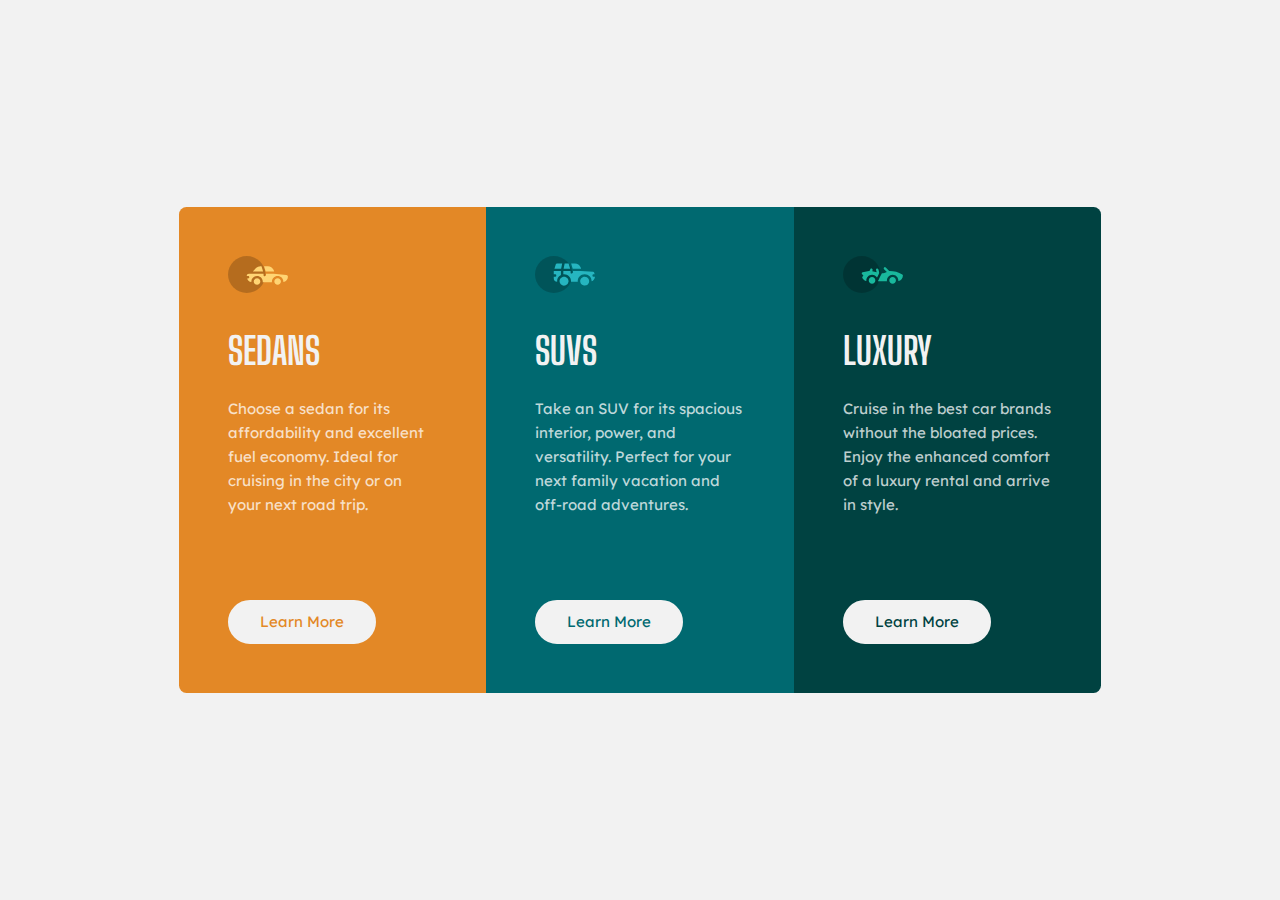
<file: challenges/3-column-preview-component/index.html>
<!DOCTYPE html>
<html lang="en">

<head>
    <meta charset="UTF-8">
    <meta http-equiv="X-UA-Compatible" content="IE=edge">
    <meta name="viewport" content="width=device-width, initial-scale=1.0">
    <link rel="stylesheet" href="styles/style.css">
    <link rel="icon" type="image/png" sizes="32x32" href="images/favicon-32x32.png">
    <link rel="preconnect" href="https://fonts.googleapis.com">
    <link rel="preconnect" href="https://fonts.gstatic.com" crossorigin>
    <link href="https://fonts.googleapis.com/css2?family=Big+Shoulders+Display:wght@700&family=Lexend+Deca&display=swap"
        rel="stylesheet">
    <title>Frontend Mentor | 3-column preview card component</title>
</head>

<body>
    <main class="main">
        <div>
            <picture>
                <img src="images/icon-sedans.svg" alt="sedans">
            </picture>
            <h1>sedans</h1>
            <p>Choose a sedan for its affordability and excellent fuel economy. Ideal for cruising in the city or on
                your next road trip.</p>
            <a href="" class="main__a-1">Learn More</a>
        </div>
        <div>
            <picture>
                <img src="images/icon-suvs.svg" alt="suvs">
            </picture>
            <h1>suvs</h1>
            <p>Take an SUV for its spacious interior, power, and versatility. Perfect for your next family vacation and
                off-road adventures.</p>
            <a href="" class="main__a-2">Learn More</a>
        </div>
        <div>
            <picture>
                <img src="images/icon-luxury.svg" alt="luxury">
            </picture>
            <h1>luxury</h1>
            <p>Cruise in the best car brands without the bloated prices. Enjoy the enhanced comfort of a luxury rental
                and arrive in style.</p>
            <a href="" class="main__a-3">Learn More</a>
        </div>
    </main>
</body>

</html>
</file>
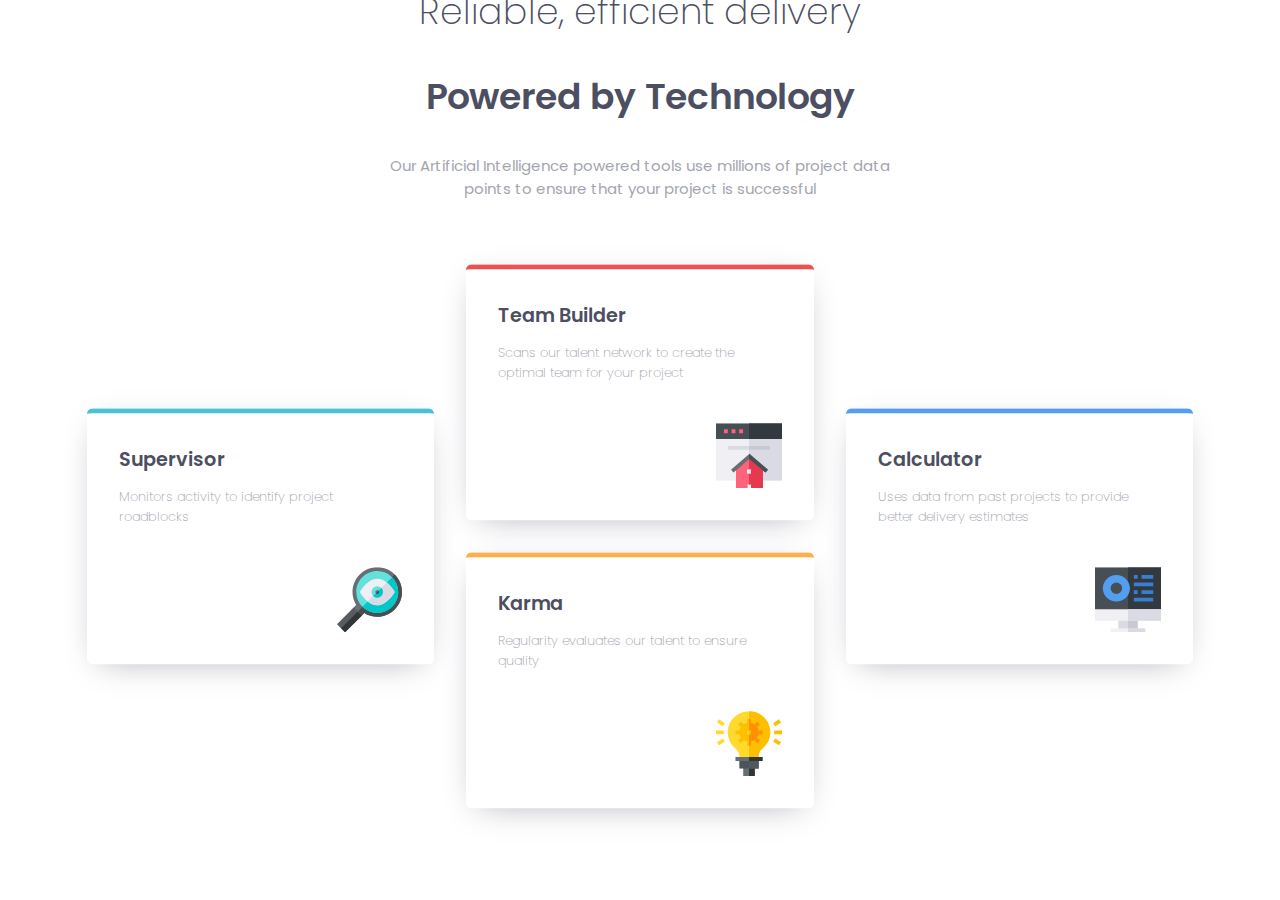
<file: challenges/four-card-feature-section/index.html>
<!DOCTYPE html>
<html lang="en">
<head>
    <meta charset="UTF-8">
    <meta http-equiv="X-UA-Compatible" content="IE=edge">
    <meta name="viewport" content="width=device-width, initial-scale=1.0">
    <link rel="icon" type="img/png" href="img/favicon-32x32.png" sizes="32x32">
    <link rel="stylesheet" href="styles/style.css">
    <link rel="preconnect" href="https://fonts.googleapis.com">
    <link rel="preconnect" href="https://fonts.gstatic.com" crossorigin>
    <link href="https://fonts.googleapis.com/css2?family=Poppins:wght@200;400;600&display=swap" rel="stylesheet">
    <title>Frontend Mentor | Four card feature section</title>
</head>
<body>
    <main class="main">
        <h1 class="main__h1">Reliable, efficient delivery</h1>
        <h2 class="main__h2">Powered by Technology</h2>
        <p class="main__p">Our Artificial Intelligence powered tools use millions of project data points to ensure that your project is successful</p>
        <section class="main__sect">
            <div>
                <h3>Supervisor</h3>
                <p>Monitors activity to identify project roadblocks</p>
                <picture>
                    <img src="img/icon-supervisor.svg" alt="">
                </picture>
            </div>
            <section>
                <div>
                    <h3>Team Builder</h3>
                    <p>Scans our talent network to create the optimal team for your project</p>
                    <picture>
                        <img src="img/icon-team-builder.svg" alt="">
                    </picture>
                </div>
                <div>
                    <h3>Karma</h3>
                    <p>Regularity evaluates our talent to ensure quality</p>
                    <picture>
                        <img src="img/icon-karma.svg" alt="">
                    </picture>
                </div>
            </section>
            <div>
                <h3>Calculator</h3>
                <p>Uses data from past projects to provide better delivery estimates</p>
                <picture>
                    <img src="img/icon-calculator.svg" alt="">
                </picture>
            </div>
        </section>
    </main>
</body>
</html>
</file>
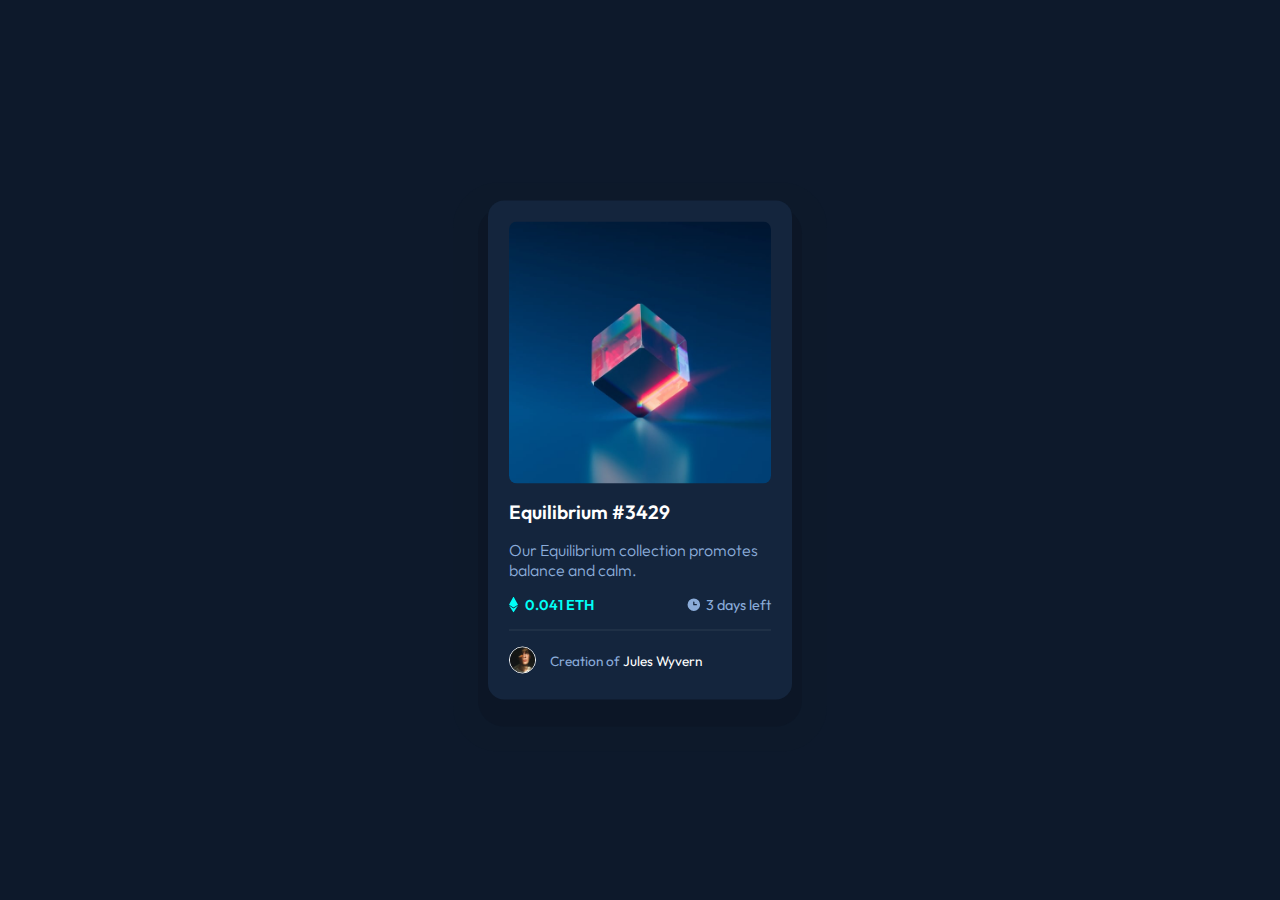
<file: challenges/nft-preview-component/index.html>
<!DOCTYPE html>
<html lang="en">

<head>
    <meta charset="UTF-8">
    <meta http-equiv="X-UA-Compatible" content="IE=edge">
    <meta name="viewport" content="width=device-width, initial-scale=1.0">
    <link rel="shortcut icon" href="img/favicon-32x32.png" type="image/x-icon">
    <title>Frontend Mentor | NFT preview card component</title>
    <link rel="stylesheet" href="styles/styles.css">
    <link rel="preconnect" href="https://fonts.googleapis.com">
    <link rel="preconnect" href="https://fonts.gstatic.com" crossorigin>
    <link href="https://fonts.googleapis.com/css2?family=Outfit:wght@300;400;600&display=swap" rel="stylesheet">
</head>

<body>
    <main class="main">
        <picture class="main__pic">
            <img src="img/image-equilibrium.jpg" alt="Equilibrium #3429 NFT">
            <img class="main__pic--img" src="img/icon-view.svg" alt="view icon">
        </picture>
        <h1 class="main__a" href="#">Equilibrium #3429</h1>
        <p class="main__p">Our Equilibrium collection promotes balance and calm.</p>
        <section class="main__sect">
            <div class="main__div--sect">
                <picture>
                    <img src="img/icon-ethereum.svg" alt="ethereum icon">
                </picture>
                <span class="main__span">0.041 eth</span>
            </div>
            <div class="main__div--sect">
                <picture>
                    <img src="img/icon-clock.svg" alt="clock icon">
                </picture>
                <span>3 days left</span>
            </div>
        </section>
        <div class="main__div">
            <picture>
                <img src="img/image-avatar.png" alt="creator avatar">
            </picture>
            <span>Creation of</span>
            <a href="#">Jules Wyvern</a>
        </div>
    </main>
</body>

</html>
</file>
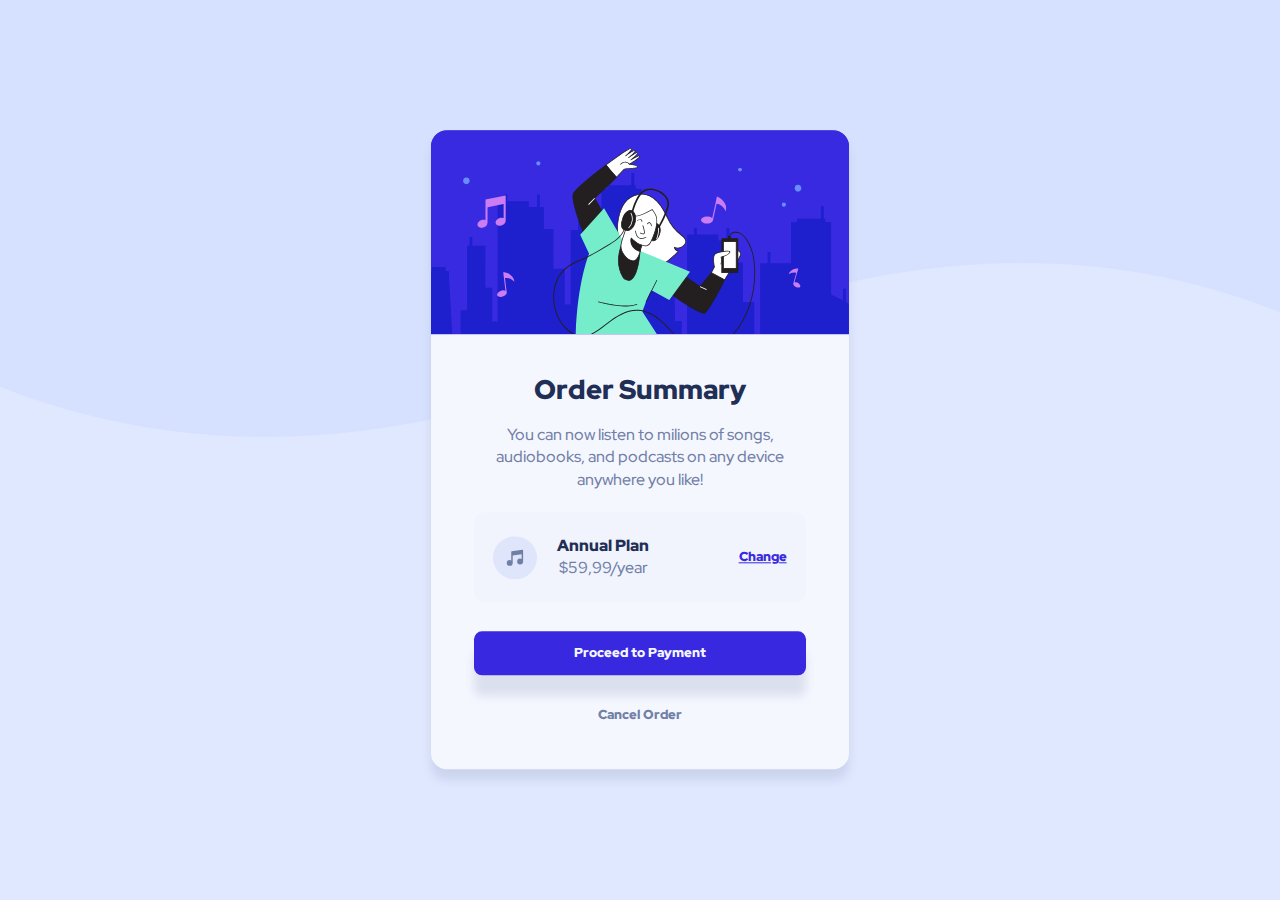
<file: challenges/order-summary-component/index.html>
<!DOCTYPE html>
<html lang="en">

<head>
    <meta charset="UTF-8">
    <meta http-equiv="X-UA-Compatible" content="IE=edge">
    <meta name="viewport" content="width=device-width, initial-scale=1.0">
    <link rel="preconnect" href="https://fonts.googleapis.com">
    <link rel="preconnect" href="https://fonts.gstatic.com" crossorigin>
    <link href="https://fonts.googleapis.com/css2?family=Red+Hat+Display:wght@500;700;900&display=swap"
        rel="stylesheet">
    <link rel="stylesheet" href="styles/styles.css">
    <link rel="shortcut icon" href="images/favicon-32x32.png" type="image/x-icon">
    <title>Frontend Mentor | Order summary card</title>
</head>

<body>
    <main>
        <picture class="main__picture">
            <img class="main__img" src="images/illustration-hero.svg"
                alt="illustration of a person enjoying listening to music">
        </picture>
        <section class="section">
            <h1 class="section__h1">Order Summary</h1>
            <p class="section__p">
                You can now listen to milions of songs, audiobooks,
                and podcasts on any device anywhere you like!</p>
            <div class="section__div">
                <picture class="section__picture">
                    <img src="images/icon-music.svg" alt="music icon">
                </picture>
                <div class="section__div--div">
                    <span class="section__span">Annual Plan</span>
                    <span class="section__span--modified">$59,99/year</span>
                </div>
                <a class="section__a" href="#">Change</a>
            </div>
            <button class="section__bttn">Proceed to Payment</button>
            <span class="section__span--bttn">Cancel Order</span>
        </section>
    </main>
</body>

</html>
</file>
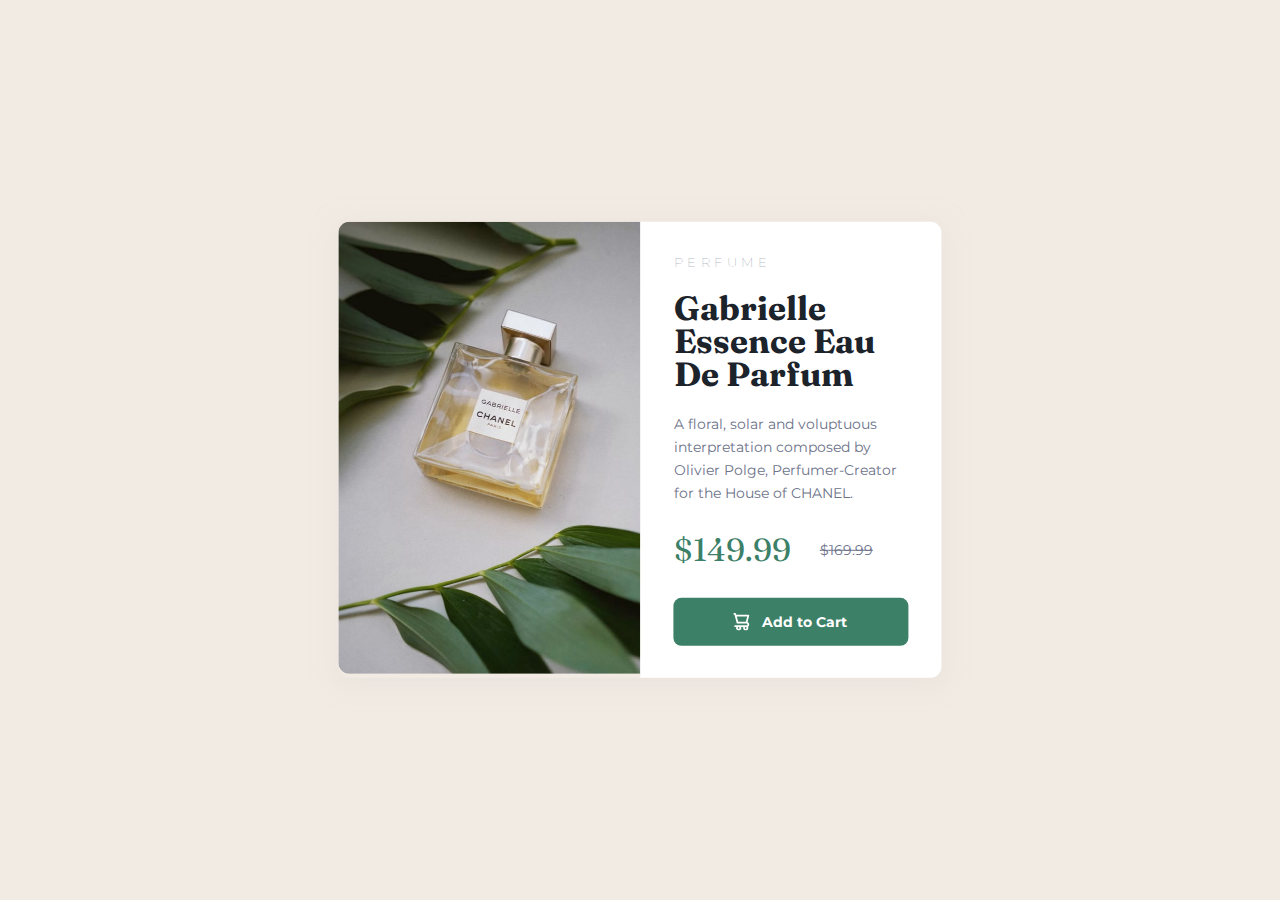
<file: challenges/product-preview-cart-component/index.html>
<!DOCTYPE html>
<html lang="en">

<head>
    <meta charset="UTF-8">
    <meta http-equiv="X-UA-Compatible" content="IE=edge">
    <meta name="viewport" content="width=device-width, initial-scale=1.0">
    <link rel="icon" type="image/png" sizes="32x32" href="images/favicon-32x32.png">
    <link rel="stylesheet" href="styles/styles.css">
    <link rel="preconnect" href="https://fonts.googleapis.com">
    <link rel="preconnect" href="https://fonts.gstatic.com" crossorigin>
    <link
        href="https://fonts.googleapis.com/css2?family=Fraunces:opsz,wght@9..144,700&family=Montserrat:wght@500;700&display=swap"
        rel="stylesheet">
    <title>Frontend Mentor | Product preview card component</title>
</head>

<body>
    <main class="-cardCtr">
        <div>
            <img src="images/image-product-desktop.jpg" alt="Perfume bottle">
            <img src="images/image-product-mobile.jpg" alt="Perfume bottle">
        </div>
        <section class="_cardCtr__deetsCtr">
            <span class="_deetsCtr-span">perfume</span>
            <h1>Gabrielle Essence Eau De Parfum</h1>
            <p class="_deetsCtr-p">A floral, solar and voluptuous interpretation composed by Olivier Polge,
                Perfumer-Creator for the House of CHANEL.
            </p>
            <div class="_deetsCtr-priceCtr">
                <span class="_priceCtr-actualPrice">$149.99</span>
                <span class="_priceCtr-oldPrice">$169.99</span>
            </div>
            <button class="_deetsCtr-bttn">
                    <svg class="-bttn__icon" width="20" height="16" xmlns="http://www.w3.org/2000/svg">
                        <path
                            d="M14.383 10.388a2.397 2.397 0 0 0-1.518-2.222l1.494-5.593a.8.8 0 0 0-.144-.695.8.8 0 0 0-.631-.28H2.637L2.373.591A.8.8 0 0 0 1.598 0H0v1.598h.983l1.982 7.4a.8.8 0 0 0 .799.59h8.222a.8.8 0 0 1 0 1.599H1.598a.8.8 0 1 0 0 1.598h.943a2.397 2.397 0 1 0 4.507 0h1.885a2.397 2.397 0 1 0 4.331-.376 2.397 2.397 0 0 0 1.12-2.021ZM11.26 7.99H4.395L3.068 3.196h9.477L11.26 7.991Zm-6.465 6.392a.8.8 0 1 1 0-1.598.8.8 0 0 1 0 1.598Zm6.393 0a.8.8 0 1 1 0-1.598.8.8 0 0 1 0 1.598Z"
                            fill="#FFF" />
                    </svg>
                <span>Add to Cart</span>
            </button>
        </section>
    </main>
</body>

</html>
</file>
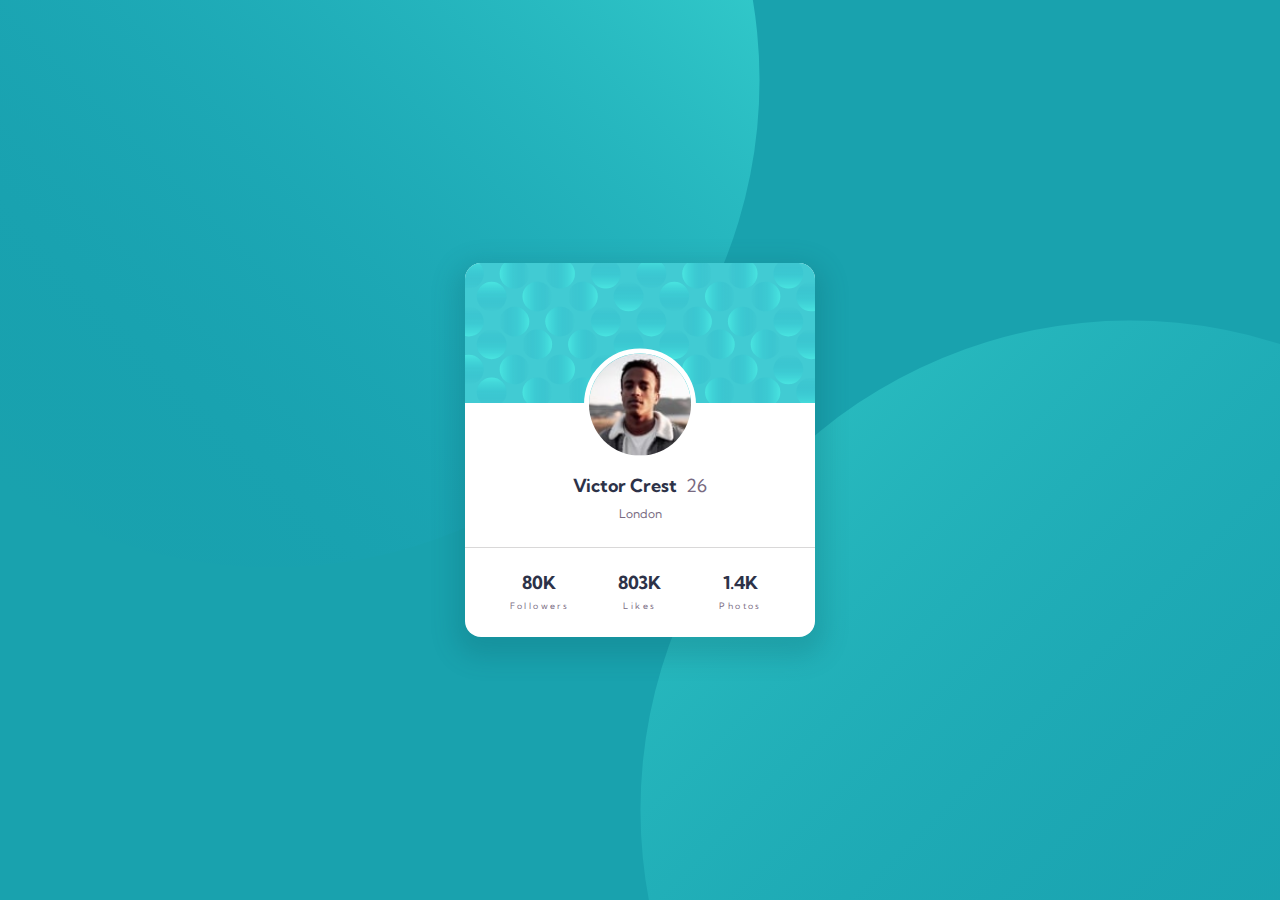
<file: challenges/profile-card-component/index.html>
<!DOCTYPE html>
<html lang="en">

<head>
    <meta charset="UTF-8">
    <meta http-equiv="X-UA-Compatible" content="IE=edge">
    <meta name="viewport" content="width=device-width, initial-scale=1.0">
    <link rel="stylesheet" href="styles/style.css">
    <link rel="icon" type="img/png" sizes="32x32" href="images/favicon-32x32.png">
    <link rel="preconnect" href="https://fonts.googleapis.com">
    <link rel="preconnect" href="https://fonts.gstatic.com" crossorigin>
    <link href="https://fonts.googleapis.com/css2?family=Kumbh+Sans:wght@400;700&display=swap" rel="stylesheet">
    <title>Frontend Mentor | Profile card Component</title>
</head>

<body>
    <main class="main">
        <picture>
            <img src="images/bg-pattern-card.svg" alt="">
        </picture>
        <picture class="main__pic">
            <img src="images/image-victor.jpg" alt="">
        </picture>
        <h1>Victor Crest<span>26</span></h1>
        <p class="main__p">London</p>
        <ul>
            <li>
                <p class="main__ul-p">80<span>k</span></p>
                <p class="main__ul-p2">Followers</p>
            </li>
            <li>
                <p class="main__ul-p">803<span>k</span></p>
                <p class="main__ul-p2">Likes</p>
            </li>
            <li>
                <p class="main__ul-p">1.4<span>k</span></p>
                <p class="main__ul-p2">Photos</p>
            </li>
        </ul>
    </main>
</body>

</html>
</file>
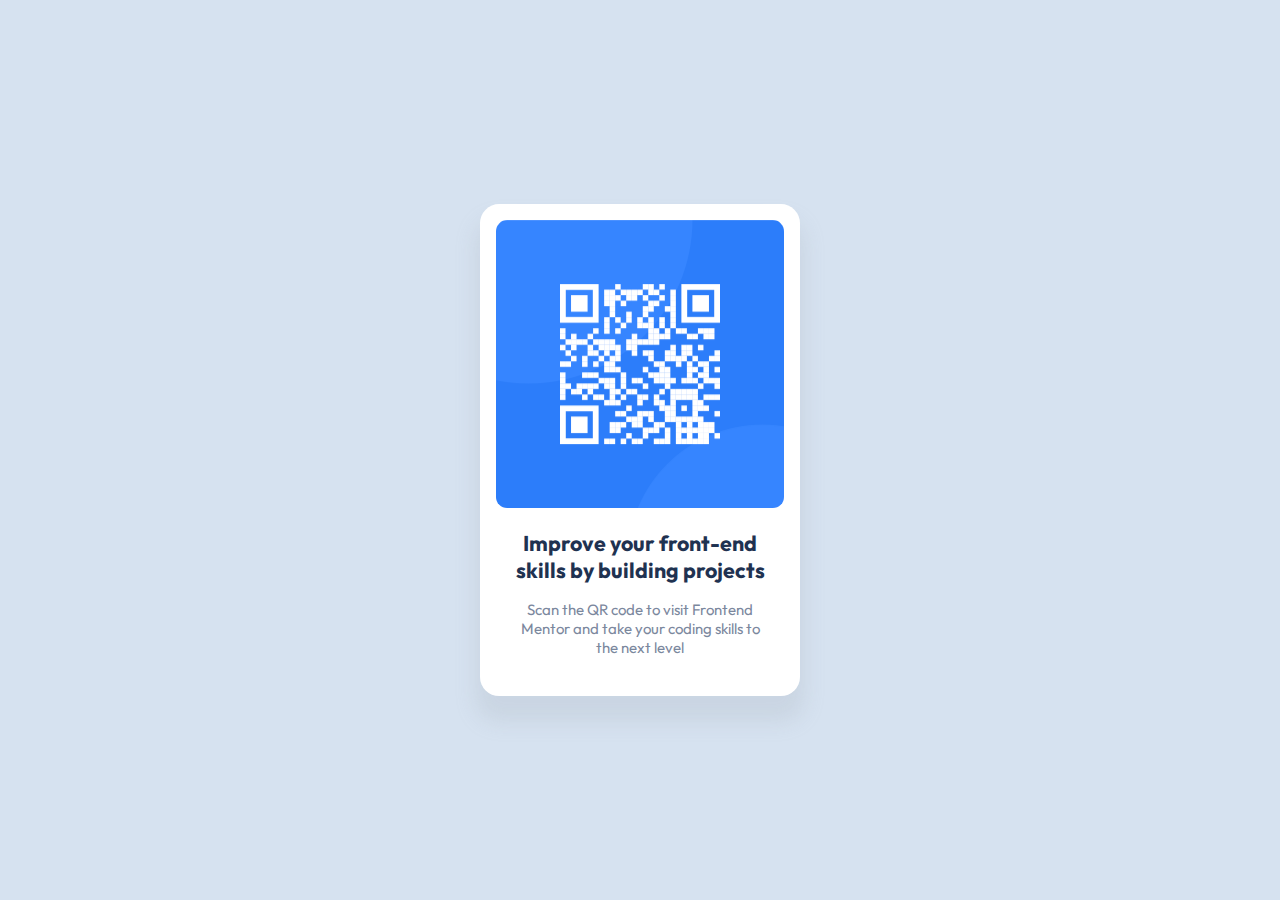
<file: challenges/qr-code-component/index.html>
<!DOCTYPE html>
<html lang="en">

<head>
    <meta charset="UTF-8">
    <meta http-equiv="X-UA-Compatible" content="IE=edge">
    <meta name="viewport" content="width=device-width, initial-scale=1.0">
    <link rel="icon" type="image/png" sizes="32x32" href="images/favicon-32x32.png">
    <link rel="stylesheet" href="styles/style.css">
    <link rel="preconnect" href="https://fonts.googleapis.com">
    <link rel="preconnect" href="https://fonts.gstatic.com" crossorigin>
    <link rel="stylesheet" href="https://fonts.googleapis.com/css2?family=Outfit:wght@400;700&display=swap">
    <title>Frontend Mentor | QR code component</title>
</head>

<body>
    <main class="-main">
        <img src="images/image-qr-code.png" alt="qr code">
        <div class="-main__txtCtr">
            <h1>Improve your front-end skills by building projects</h1>
            <p>Scan the QR code to visit Frontend Mentor and take your coding skills to the next level</p>
        </div>
    </main>
</body>

</html>
</file>
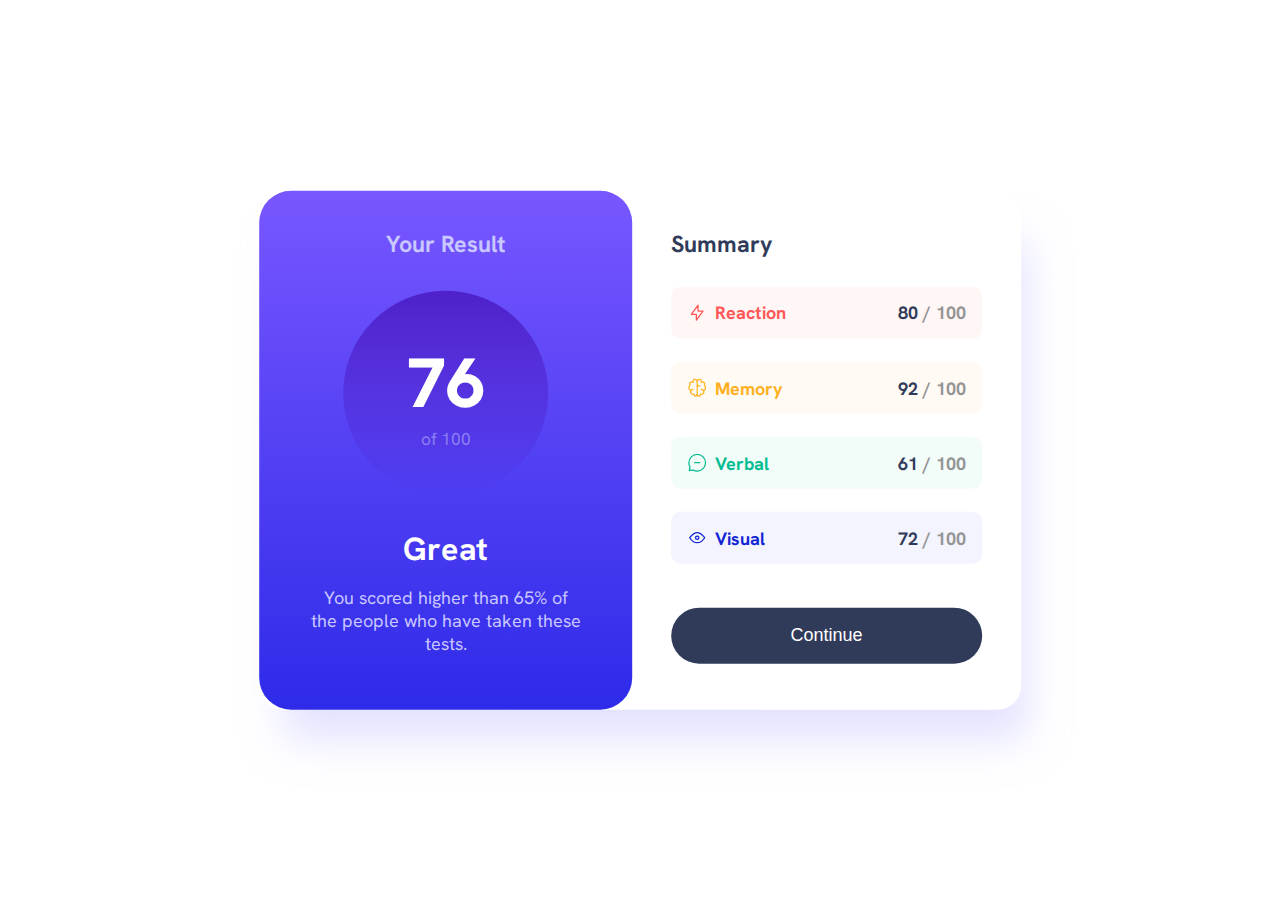
<file: challenges/results-summary-component/index.html>
<!DOCTYPE html>
<html lang="en">
<head>
    <meta charset="UTF-8">
    <meta http-equiv="X-UA-Compatible" content="IE=edge">
    <meta name="viewport" content="width=device-width, initial-scale=1.0">
    <link rel="shortcut icon" href="images/favicon-32x32.png" type="image/x-icon">
    <link rel="preconnect" href="https://fonts.googleapis.com">
    <link rel="preconnect" href="https://fonts.gstatic.com" crossorigin>
    <link href="https://fonts.googleapis.com/css2?family=Hanken+Grotesk:wght@500;700;800&display=swap" rel="stylesheet">
    <link rel="stylesheet" href="styles/style.css">
    <title>Results Summary Component</title>
</head>
<body>
    <main class="main">
        <div class="main__div">
            <h1 class="main__div__h1">Your Result</h1>
            <div class="main__div__div">
                <p>76</p>
                <p>of 100</p>
            </div>
            <h2>Great</h2>
            <p class="main__div__p-mod">You scored higher than 65% of the people who have taken these tests.</p>
        </div>
        <div class="main__div-mod">
            <h1>Summary</h1>
            <ul>
                <li>
                    <picture>
                        <img src="images/icon-reaction.svg" alt="bolt icon">
                    </picture>
                    <p>Reaction</p>
                    <div>
                        <span>80&nbsp</span>
                        <span>/ 100</span>
                    </div>
                </li>
                <li>
                    <picture>
                        <img src="images/icon-memory.svg" alt="bolt icon">
                    </picture>
                    <p>Memory</p>
                    <div>
                        <span>92&nbsp</span>
                        <span>/ 100</span>
                    </div>
                </li>
                <li>
                    <picture>
                        <img src="images/icon-verbal.svg" alt="bolt icon">
                    </picture>
                    <p>Verbal</p>
                    <div>
                        <span>61&nbsp</span>
                        <span>/ 100</span>
                    </div>
                </li>
                <li>
                    <picture>
                        <img src="images/icon-visual.svg" alt="bolt icon">
                    </picture>
                    <p>Visual</p>
                    <div>
                        <span>72&nbsp</span>
                        <span>/ 100</span>
                    </div>
                </li>
            </ul>
            <button type="button">Continue</button>
        </div>
    </main>
</body>
</html>
</file>
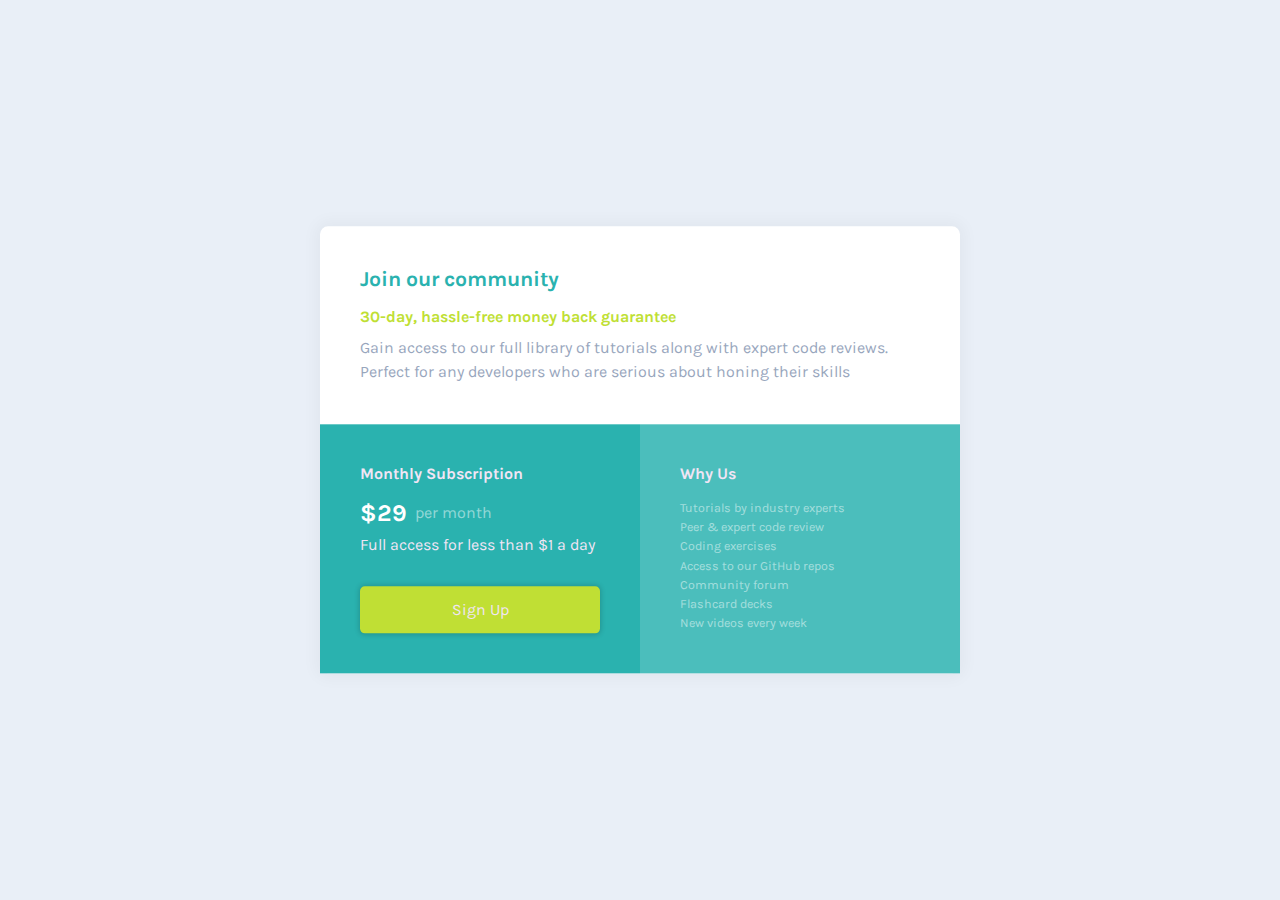
<file: challenges/single-price-grid-component/index.html>
<!DOCTYPE html>
<html lang="en">

<head>
    <meta charset="UTF-8">
    <meta http-equiv="X-UA-Compatible" content="IE=edge">
    <meta name="viewport" content="width=device-width, initial-scale=1.0">
    <link rel="icon" type="image/png" sizes="32x32" href="images/favicon-32x32.png">
    <link rel="preconnect" href="https://fonts.googleapis.com">
    <link rel="preconnect" href="https://fonts.gstatic.com" crossorigin>
    <link href="https://fonts.googleapis.com/css2?family=Karla:wght@400;700&display=swap" rel="stylesheet">
    <link rel="stylesheet" href="styles/style.css">
    <title>Frontend Mentor | Single Price Grid Component</title>
</head>

<body>
    <main id="main">
        <div id="div1">
            <h1>Join our community</h1>
            <span>30-day, hassle-free money back guarantee</span>
            <p>Gain access to our full library of tutorials along with expert code reviews.<br>
            Perfect for any developers who are serious about honing their skills</p>
        </div>
        <section id="section">
            <div id="div2">
                <h2>Monthly Subscription</h2>
                <p><span>$29</span><span>per month</span></p>
                <p>Full access for less than $1 a day</p>
                <button>Sign Up</button>
            </div>
            <div id="div3">
                <h3>Why Us</h3>
                <p>Tutorials by industry experts<br>
                Peer & expert code review<br>
                Coding exercises<br>
                Access to our GitHub repos<br>
                Community forum<br>
                Flashcard decks<br>
                New videos every week</p>
            </div>
        </section>
    </main>
</body>

</html>
</file>
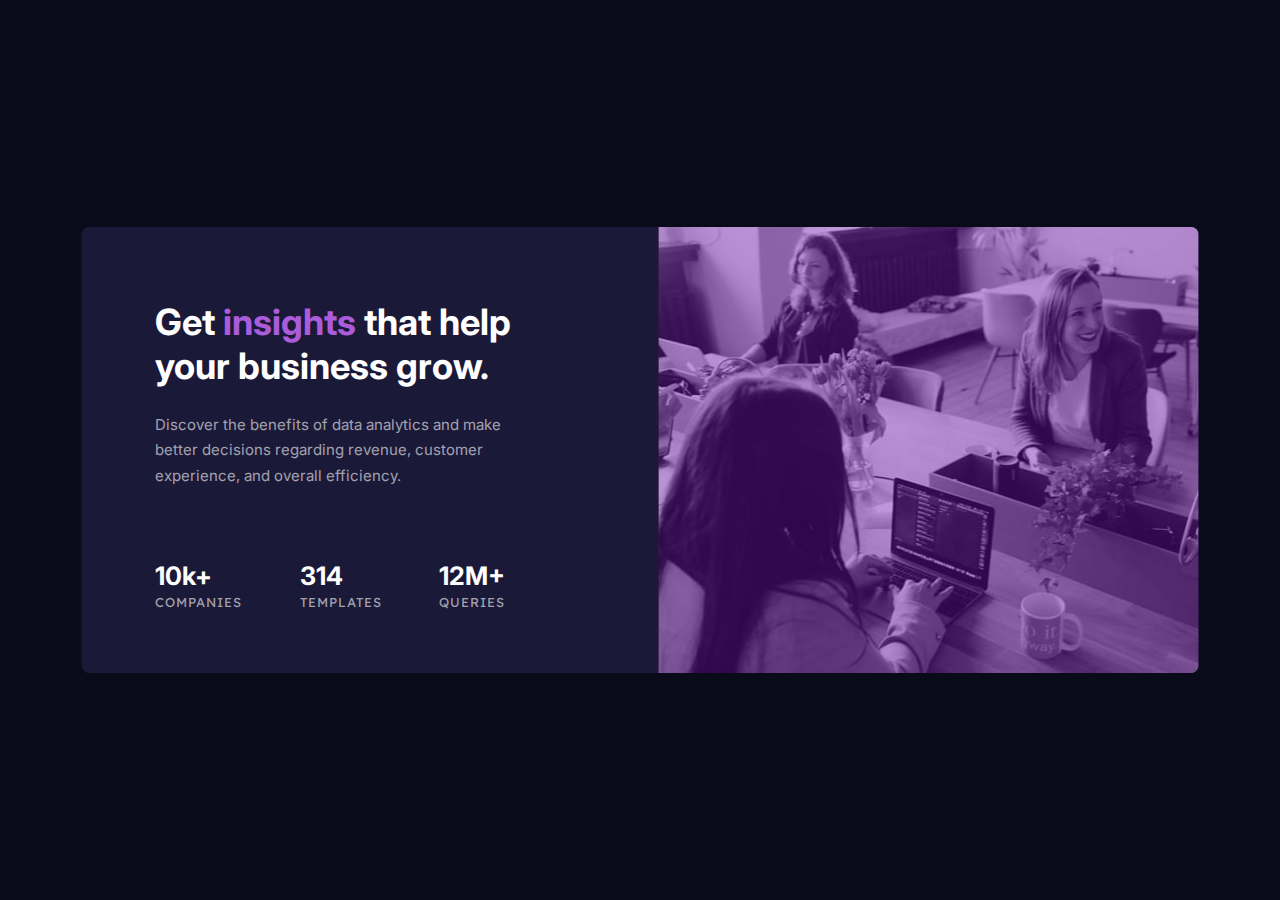
<file: challenges/stats-preview-card-component/index.html>
<!DOCTYPE html>
<html lang="en">

<head>
    <meta charset="UTF-8">
    <meta http-equiv="X-UA-Compatible" content="IE=edge">
    <meta name="viewport" content="width=device-width, initial-scale=1.0">
    <link rel="stylesheet" href="styles/style.css">
    <link rel="preconnect" href="https://fonts.googleapis.com">
    <link rel="preconnect" href="https://fonts.gstatic.com" crossorigin>
    <link href="https://fonts.googleapis.com/css2?family=Inter:wght@400;700&family=Lexend+Deca&display=swap"
        rel="stylesheet">
    <link rel="icon" type="image/png" sizes="32x32"
        href="/challenges/stats-preview-card-component/img/favicon-32x32.png">
    <title>Frontend Mentor | Stats preview card component</title>
</head>

<body>
    <main class="main">
        <section class="main__sect">
            <h1>Get <span>insights</span> that help your business grow.</h1>
            <p class="main__p">Discover the benefits of data analytics and make better decisions regarding revenue, customer experience,
                and overall efficiency.</p>
            <ul>
                <li>
                    <p>10k+</p>
                    <span>companies</span>
                </li>
                <li>
                    <p>314</p>
                    <span>templates</span>
                </li>
                <li>
                    <p>12M+</p>
                    <span>queries</span>
                </li>
            </ul>
        </section>
        <picture class="main__pic">
            <img src="img/image-header-desktop.jpg" alt="">
            <div></div>
        </picture>
    </main>
</body>

</html>
</file>
<file: challenges/3-column-preview-component/styles/style.css>
:root{
    /* Colors */
    /* primary */
    --bright-orange: hsl(31, 77%, 52%);
    --dark-cyan: hsl(184, 100%, 22%);
    --very-dark-cyan: hsl(179, 100%, 13%);
    /* neutral */
    --transparent-white: hsla(0, 0%, 100%, 0.75);
    --very-light-gray: hsl(0, 0%, 95%);
    /* typography */
    --typography-cursive: 'Big Shoulders Display', cursive;
    --typography: 'Lexend Deca', sans-serif;
}
*{
    margin: 0;
    padding: 0;
    border: 0;
    box-sizing: border-box;
    vertical-align: baseline;
}
img , picture , video , iframe , figure{
    max-width: 100%;
    width: 100%;
    display: block;
    object-fit: cover;
    object-position: center center;
}
a{
    display: block;
    text-decoration: none;
}
li{
    list-style-type: none;
}
html{
    scroll-behavior: smooth;
}
h1, p, a{
    text-decoration: none;
}
svg{
    width: 100%;
    display: block;
    fill: currentColor;
}
body{
    display: flex;
    justify-content: center;
    align-items: center;
    min-height: 100vh;
    font-size: 15px;
    line-height: 1.4em;
    hyphens: auto;
    -webkit-font-smoothing: antialiased;
    -moz-osx-font-smoothing: grayscale;
    background-color: var(--very-light-gray);
}

.main{
    display: flex;
    flex-direction: row;
    height: min-content;
}
.main div{
    display: flex;
    flex-direction: column;
    width: 20.5em;
    padding: 3.250em;
}
.main div:nth-of-type(1){
    background-color: var(--bright-orange);
    border-top-left-radius: .5em;
    border-bottom-left-radius: .5em;
}
.main div:nth-of-type(2){
    background-color: var(--dark-cyan);
}
.main div:nth-of-type(3){
    background-color: var(--very-dark-cyan);
    border-bottom-right-radius: .5em;
    border-top-right-radius: .5em;
}
.main div picture{
    display: flex;
    width: 4em;
}
.main div h1{
    font-size: 2.5em;
    font-weight: 700;
    text-transform: uppercase;
    color: var(--very-light-gray);
    font-family: var(--typography-cursive);
    margin: 0;
    margin-top: 1.250em;
}
.main div p{
    color: var(--transparent-white);
    font-family: var(--typography);
    line-height: 1.6em;
    hyphens: none;
    margin: 0;
    margin-top: 2.4em;
    margin-bottom: 5.5em;
}
.main a{
    border: 2px solid var(--very-light-gray);
    background-color: var(--very-light-gray);
    font-size: 1em;
    font-family: var(--typography);
    width: min-content;
    white-space: nowrap;
    padding: .650em 2em;
    border-radius: 2em;
}
.main__a-1{
    color: var(--bright-orange);
}
.main__a-1:hover{
    color: var(--very-light-gray);
    background-color: var(--bright-orange);
}
.main__a-2{
    color: var(--dark-cyan);
}
.main__a-2:hover{
    color: var(--very-light-gray);
    background-color: var(--dark-cyan);
}
.main__a-3{
    color: var(--very-dark-cyan);
}
.main__a-3:hover{
    color: var(--very-light-gray);
    background-color: var(--very-dark-cyan);
}

@media screen and (max-width: 960px) {
    body{
        background-color: black;
    }
    .main{
        flex-direction: column;
        margin: 1em 0;
    }
    .main div{
        padding: 2.5em;
    }
    .main div:nth-of-type(1){
        border-top-left-radius: .5em;
        border-top-right-radius: .5em;
        border-bottom-left-radius: 0em;
    }
    .main div:nth-of-type(3){
        border-bottom-right-radius: .5em;
        border-bottom-left-radius: .5em;
        border-top-right-radius: 0em;
    }
    .main div h1{
        margin-top: 1em;
    }
    .main div p{
        margin: 2em 0;
    }
}
</file>
<file: challenges/four-card-feature-section/styles/style.css>
:root{
    --typography: 'Poppins', sans-serif;
    /* Primary colors */
    --red: hsl(0, 78%, 62%);
    --cyan: hsl(188, 62%, 56%);
    --orange: hsl(34, 97%, 64%);
    --blue: hsl(212, 86%, 64%);
    /* Neutral colors */
    --dark_blue: hsl(234, 12%, 34%);
    --grayish_blue: hsl(229, 6%, 66%);
    --light_gray: hsl(0, 0%, 98);
}
*{
    margin: 0;
    padding: 0;
    border: 0;
    box-sizing: border-box;
    vertical-align: baseline;
}
img , picture , video , iframe , figure{
    max-width: 100%;
    width: 100%;
    display: block;
    object-fit: cover;
    object-position: center center;
}
html{
    scroll-behavior: smooth;
}
h1, h2, h3, p{
    font-size: 15px; /* style guide size */
    font-weight: inherit;
    font-style: inherit;
    text-decoration: none;
    color:inherit;
}
svg{
    width: 100%;
    display: block;
    fill: currentColor;
}
body{
    position: relative;
    min-height: 100vh;
    margin: 0 auto;
    font-size: 100%;
    font-family: var(--typography);
    -webkit-font-smoothing: antialiased;
    -moz-osx-font-smoothing: grayscale;
    background-color: var(--light_gray);
}

.main{
    position: absolute;
    top: 40%;
    left: 50%;
    transform: translate(-50%, -50%);
    width: 100%;
    display: flex;
    flex-direction: column;
    justify-content: center;
    align-items: center;
    background-color: var(--light_gray);
}
.main__h1{
    padding-top: 3.8em;
    font-weight: 200;
    font-size: 2.255em;
    color: var(--dark_blue);
}
.main__h2{
    margin: .820em 0 .840em 0;
    font-weight: 600;
    font-size: 2.255em;
    color: var(--dark_blue);
}
.main__p{
    width: 35em;
    text-align: center;
    color: var(--grayish_blue);
}
.main__sect{
    display: flex;
    align-items: center;
    padding: 2em 0;
    flex-direction: row;
}
.main__sect picture{
    width: 4.1em;
    align-self: flex-end;
}
.main__sect div{
    width: 21.7em;
    display: flex;
    flex-direction: column;
    margin: 2em 1em;
    padding: 2em;
    border-radius: .350em;
    box-shadow: 0em .50em 2em -0.80em var(--grayish_blue);
    background-color: var(--light_gray);
}
.main__sect div h3{
    font-size: 1.2em;
    font-weight: 600;
    color: var(--dark_blue);
}
.main__sect div p{
    width: 20em;
    padding: 1em 0 3.050em 0;
    font-size: 13px;
    font-weight: 200;
    color: var(--grayish_blue);
}
.main__sect div:first-child{
    border-top: .350em solid var(--cyan);
}
.main__sect div:last-child{
    border-top: .350em solid var(--blue);
}
.main__sect section div:first-child{
    border-top: .350em solid var(--red);
}
.main__sect section div:last-child{
    border-top: .350em solid var(--orange);
}

@media screen and (max-width: 750px) {
    body{
        position: relative;
        display: flex;
        flex-direction: column;
    }
    .main{
        width: 100%;
        min-width: 750px;
        position: relative;
        top: 0;
        left: 0;
        transform: translate(0, 0);
    }
    .main__h1{
        max-width: 100%;
        padding-top: 1.7em;
        font-size: 3.2em;
    }
    .main__h2{
        max-width: 100%;
        font-size: 3.2em;
        margin: 0;
        margin-bottom: .520em;
    }
    .main__p{
        max-width: 100%;
        padding: 0 1.5em;
        font-size: 2em;
        text-align: center;
        color: var(--grayish_blue);
    }
    .main__sect{
        flex-direction: column;
        margin: 0 1em;
    }
    .main__sect picture{
        width: 7.3em;
    }
    .main__sect div{
        width: 40em;
        margin-left: 0;
        margin-right: 0;
        padding: 3.6em;
        margin: 3.2em 1em;
    }
    .main__sect div:first-of-type{
        margin-bottom: 0;
    }
    .main__sect div:last-of-type{
        margin-top: 0;
    }
    .main__sect section div:first-of-type{
        margin-bottom: 3.2em;
    }
    .main__sect div h3{
        font-size: 2.7em;
    }
    .main__sect div p{
        font-size: 1.4em;
    }
}
</file>
<file: challenges/nft-preview-component/styles/styles.css>
:root{
    --soft-blue: hsl(215, 51%, 70%);
    --cyan: hsl(178, 100%, 50%);
    --cyan-opacity: hsla(178, 100%, 50%, 0.482);
    --d-blue-17: hsl(217, 54%, 11%);
    --d-blue-17bis: hsla(215, 52%, 9%, 0.534);
    --d-blue-17vis: hsla(216, 54%, 11%, 0.664);
    --d-blue-16: hsl(216, 50%, 16%);
    --d-blue-15: hsl(215, 32%, 27%);
    --white: hsl(0, 0%, 100%);

    --typography: 'Outfit', sans-serif;
}
@media (prefers-reduced-motion: reduce) {
    * {
      animation: none !important;
      transition: none !important;
    }
}
*{
    margin: 0;
    padding: 0;
    border: 0;
    box-sizing: border-box;
    vertical-align: baseline;
}
img, picture{
    max-width: 100%;
    width: 100%;
    display: block;
    object-fit: cover;
    object-position: center center;
}
a{
    display: block;
    text-decoration: none;
    color: inherit;
    font-size: inherit;
}
h1, p, span, a{
    font-size: 1em;
    font-weight: inherit;
    font-style: inherit;
    text-decoration: none;
    color: inherit;
}
body{
    min-height: 100vh;
    font-size: 100%;
    background-color: var(--d-blue-17);
    font-family: var(--typography);
}
.main{
    display: flex;
    flex-direction: column;
    position: absolute;
    top: 50%;
    left: 50%;
    transform: translate(-50%, -50%);
    background-color: var(--d-blue-16);
    width: 19rem;
    padding: 1.3rem;
    border-radius: 1rem;
    box-shadow: 
        0px 17px 0px 10px var(--d-blue-17bis),
        0px 17px 0px 35px var(--d-blue-17vis)
}
.main__pic{
    position: relative;
}
.main__pic img{
    border-radius: .5rem;
}
.main__pic--img{
    padding: 8.2rem;
    position: absolute;
    top: 0%;
    left: 0%;
    padding: auto;
    width: 1rem;
}
.main__pic--img:hover{
    display: block;
    background-color: var(--cyan-opacity);
    cursor: pointer;
    padding: 7rem;
    width: auto;
}
.main__a{
    color: var(--white);
    font-weight: 600;
    font-size: 1.2em;
    margin: 1rem 0;
    width: max-content;
}
.main__a:hover{
    color: var(--cyan);
}
.main__p{
    color: var(--soft-blue);
    font-weight: 300;
}

.main__sect{
    display: flex;
    flex-direction: row;
    justify-content: space-between;
    align-items: center;
    padding: 1rem 0rem;
    border-bottom: 1px solid rgba(255, 255, 255, 0.103);
    width:100%;
}
.main__div--sect{
    display: flex;
    flex-direction: row;
    align-items: center;
}
.main__div--sect picture{
    width: .6rem;
}
.main__div--sect picture img{
    align-self: center;
}
.main__div--sect:first-child span{
    text-transform: uppercase;
    color: var(--cyan);
    font-weight: 600;
    margin-left: .4rem;
    font-size: .9rem;
}
.main__div--sect:last-child span{
    color: var(--soft-blue);
    font-size: .9em;
    font-weight: 400;
    margin-left: .3em;
}
.main__div--sect:last-child picture{
    width: 1rem;
}

.main__div{
    padding: 1rem 0 .3rem;
    display: flex;
    flex-direction: row;
    align-items: center;
    color: var(--soft-blue);
}
.main__div picture{
    width: 1.7rem;
    border-radius: 50%;
    border: 1px solid var(--white);
}
.main__div span{
    margin-left: 1em;
    font-size: .850rem;
}
.main__div a{
    color: var(--white);
    margin-left: .3rem;
    font-size: .850rem;
}
.main__div a:hover{
    color: var(--cyan);
}
</file>
<file: challenges/order-summary-component/styles/styles.css>
:root{
    --bright-blue: hsl(225, 100%, 94%);
    --blue: hsl(245, 75%, 52%);
    --white: hsl(225, 100%, 98%);
    --gray-blue: hsl(224, 23%, 55%);
    --dark-blue: hsl(223, 47%, 23%);
    --bshadow: hsla(224, 25%, 64%, 0.248);
    --typography: 'Red Hat Display', sans-serif;
}
*{
    margin: 0;
    padding: 0;
    border: 0;
    box-sizing: border-box;
    vertical-align: baseline;
}
img, picture, figure{
    max-width: 100%;
    width: 100%;
    display: block;
    object-fit: cover;
    object-position: center, center;
}
h1, p ,span , a , strong{
    font-size: 1em;
    font-weight: inherit;
    font-style: inherit;
    color:inherit;
    user-select: none;
}button{
    font-family: inherit;
    font-size: inherit;
    hyphens: auto;
    background-color: transparent;
    color:inherit;
    display: block;
}
svg{
    width: 100%;
    display: block;
    fill: currentColor;
}
body {
    min-height: 100vh;
    font-size: 1rem;
    font-family: var(--typography);
    font-weight: 500;
    line-height: 1.4em;
    font-smooth: always;
    -webkit-font-smoothing: antialiased;
    -moz-osx-font-smoothing: grayscale;
    color: var(--gray-blue);
    background-image: url(../images/pattern-background-desktop.svg);
    background-position: top;
    background-repeat: repeat-x;
    background-color: var(--bright-blue);
}

main{
    border-radius: 1rem;
    background-color: var(--white);
    box-shadow: 0px 10px 10px var(--bshadow);
}
.main__picture{
    border-top-left-radius: 1rem;
    border-top-right-radius: 1rem;
    background-color: var(--blue);
}
.main__img{
    border-top-left-radius: 1rem;
    border-top-right-radius: 1rem;
    color: var(--blue);
}
.section{
    display: flex;
    flex-direction: column;
    text-align: center;
    margin: 2.7rem;
    background-color: var(--white);
}
.section__h1{
    font-size: 1.7rem;
    font-weight: 900;
    color: var(--dark-blue);
}
.section__p{
    margin: 1.5rem 0 1.33rem;
}
.section__div{
    display: flex;
    flex-direction: row;
    align-items: center;
    padding: 1.4rem 1.2rem;
    border-radius: 0.7rem;
    background-color: hsla(224, 25%, 74%, 0.048);
}
.section__picture{
    width: 2.7rem;
}
.section__div--div{
    display: flex;
    flex-direction: column;
    margin-left: 1.3rem;
}
.section__span{
    font-weight: 900;
    color: var(--dark-blue);
}
.section__a{
    font-size: 0.813em;
    font-weight: 900;
    margin-left: auto;
    color: var(--blue);
    transition: .5s ease;
}
.section__a:hover{
    color: #766df0;
    transition: .5s ease;
}
.section__bttn{
    padding: 0.850rem;
    margin: 1.8rem 0;
    border-radius: 0.5rem;
    font-weight: 900;
    font-size: 0.813em;
    transition: .5s ease;
    background-color: var(--blue);
    color: var(--white);
    box-shadow: 0px 20px 10px var(--bshadow);
}
.section__bttn:hover{
    cursor: pointer;
    background-color: #766df0;
    transition: .5s ease;
}
.section__span--bttn{
    font-size: 0.813em;
    font-weight: 900;
    transition: .5s ease;
}
.section__span--bttn:hover{
    cursor: pointer;
    color: var(--dark-blue);
    transition: .5s ease;
}

@media screen and (min-width: 31.249em) {
    main{
        position: absolute;
        top: 50%;
        left: 50%;
        transform: translate(-50%, -50%);
        width: 38ch;
    }
}

@media screen and (max-width: 31.250em) {
    main{
        width: 21rem;
        margin: auto;
        margin-top: 3rem;
        border: 0.001em solid transparent;
    }
    .section{
        margin: 2.3rem 1.5rem;
    }
    .section__h1{
        font-size: 1.5rem;
        font-weight: 900;
    }
    .section__p{
        font-size: 1em;
        padding: 0 .5rem;
    }
    .section__bttn{
        font-size: .9rem;
        font-weight: 900;
        padding: 0.950rem;
    }
    .section__span--bttn{
        font-size: .950rem;
        font-weight: 900;
    }
}
</file>
<file: challenges/product-preview-cart-component/styles/styles.css>
*{
    box-sizing: border-box;
    margin: 0;
    padding: 0;
}
body{
    background-color: hsl(30, 38%, 92%);
}

@media (min-width: 628px) {
    .-cardCtr{
        width: 37.7rem;
        display: grid;
        grid-template-columns: repeat(2, 1fr);
        grid-template-rows: 1fr;
        grid-column-gap: 0px;
        grid-row-gap: 0px;
        border-radius: .7rem;
        position: absolute;
        top: 50%;
        left: 50%;
        transform: translate(-50%, -50%);
        box-shadow: 0px 5px 20px 5px hsla(30, 13%, 88%, 0.559);
    }
    .-cardCtr img:first-of-type{
        width: 100%;
        border-top-left-radius: .7rem;
        border-bottom-left-radius: .7rem;
    }
    .-cardCtr img:last-of-type{
        display: none;
    }
    ._cardCtr__deetsCtr{
        display: flex;
        flex-direction: column;
        justify-content: center;
        padding: 2rem 2.1rem;
        background-color: hsl(0, 0%, 100%);
        border-top-right-radius: .7rem;
        border-bottom-right-radius: .7rem;
    }
    ._cardCtr__deetsCtr h1{
        padding: 1.400rem 0 1.4rem 0;
        font-family: 'Fraunces', serif;
        font-weight: 700;
        font-size: 2.1em;
        line-height: 0.970;
        color: hsl(212, 21%, 14%);
    }
    ._deetsCtr-span{
        font-family: 'Montserrat', sans-serif;
        text-transform: uppercase;
        font-weight: lighter;
        font-size: small;
        letter-spacing: .350em;
        color: hsl(228, 12%, 48%);
    }
    ._deetsCtr-p{
        font-family: 'Montserrat', sans-serif;
        font-size: 14px;
        line-height: 1.65;
        color: hsl(228, 12%, 48%);
    }
    ._deetsCtr-priceCtr{
        width: 85%;
        display: flex;
        flex-direction: row;
        justify-content: space-between;
        align-items: center;
        padding-top: 1.6rem;
        margin-bottom: auto;
    }
    ._priceCtr-actualPrice{
        font-family: 'Fraunces', serif;
        font-size: 2em; 
        color: hsl(158, 36%, 37%);
    }
    ._priceCtr-oldPrice{
        font-family: 'Montserrat', sans-serif;
        font-size: 0.875em;
        text-decoration: line-through;
        color: hsl(228, 12%, 48%);
    }
    ._deetsCtr-bttn{
        display: flex;
        flex-direction: row;
        justify-content: center;
        font-family: 'Montserrat', sans-serif;
        font-weight: 700;
        padding: .960rem;
        border: none;
        border-radius: .5rem;
        background-color: hsl(158, 36%, 37%);
        transition: .5s ease;
    }
    ._deetsCtr-bttn:hover{
        cursor: pointer;
        background-color: hsl(157, 40%, 18%);
        transition: .5s ease;
    }
    ._deetsCtr-bttn span{
        font-size: 14px;
        color: hsl(0, 0%, 100%);
    }
    .-bttn__icon{
        align-self: center;
        transform: scale(1.1);
        margin-right: .5rem;
    }
}


@media (max-width: 627px) {
    .-cardCtr{
        width: 92%;
        display: grid;
        grid-template-columns: repeat(1, 2fr);
        grid-template-rows: 1fr;
        grid-column-gap: 0px;
        grid-row-gap: 0px;
        border-radius: .7rem;
        margin: 1.6rem auto;
    }
    .-cardCtr img:first-of-type{
        width: 100%;
        display: none;
    }
    .-cardCtr img:last-of-type{
        width: 100%;
        border-top-left-radius: .7rem;
        border-top-right-radius: .7rem;
    }
    ._cardCtr__deetsCtr{
        display: flex;
        flex-direction: column;
        justify-content: center;
        padding: 1.4rem 1.550rem;
        background-color: hsl(0, 0%, 100%);
    }
    ._cardCtr__deetsCtr h1{
        font-family: 'Fraunces', serif;
        font-weight: 700;
        font-size: 8.7vw;
        color: hsl(212, 21%, 14%);
        line-height: 0.970;
        padding: 4vw 0;
    }
    ._deetsCtr-span{
        font-family: 'Montserrat', sans-serif;
        text-transform: uppercase;
        color: hsl(228, 12%, 48%);
        font-weight: lighter;
        letter-spacing: .440em;
        font-size: 3.2vw;
    }
    ._deetsCtr-p{
        color: hsl(228, 12%, 48%);
        font-family: 'Montserrat', sans-serif;
        font-size: 3.750vw;
        line-height: 1.65;
    }
    ._deetsCtr-priceCtr{
        display: flex;
        flex-direction: row;
        justify-content: left;
        align-items: center;
        padding: 1.2rem 0;
    }
    ._priceCtr-actualPrice{
        font-size: 8.7vw;
        font-family: 'Fraunces', serif;
        color: hsl(158, 36%, 37%);
    }
    ._priceCtr-oldPrice{
        font-family: 'Montserrat', sans-serif;
        text-decoration: line-through;
        font-size: 3.5vw;
        color: hsl(228, 12%, 48%);
        margin-left: 5vw;
    }
    ._deetsCtr-bttn{
        display: flex;
        flex-direction: row;
        justify-content: center;
        padding: .960rem;
        background-color: hsl(158, 36%, 37%);
        border: none;
        border-radius: .5rem;
        font-family: 'Montserrat', sans-serif;
        font-weight: 700;
        transition: .5s ease;
    }
    ._deetsCtr-bttn:active{
        background-color: hsl(157, 40%, 18%);
        transition: .5s ease;
    }
    ._deetsCtr-bttn span{
        color: hsl(0, 0%, 100%);
        font-size: 3.5vw;
    }
    .-bttn__icon{
        align-self: center;
        transform: scale(1.050);
        margin-right: .5rem;
    }
}
</file>
<file: challenges/profile-card-component/styles/style.css>
:root{
    /* Colors */
    /* primary */
    --dark-cyan: hsl(185, 75%, 39%);
    --very-dark-cyan: hsl(229, 23%, 23%);
    --dark-grayish-blue: hsl(277, 10%, 46%);
    /* neutral */
    --dark-gray: hsl(0, 0%, 59%);
    --white: hsl(0, 0%, 100%);
    /* Typography */
    --typography: 'Kumbh Sans', sans-serif;
}
*{
    margin: 0;
    padding: 0;
    border: 0;
    box-sizing: border-box;
    vertical-align: baseline;
}
picture, img{
    max-width: 100%;
    width: 100%;
    display: block;
    object-fit: cover;        
    object-position: center center;
}
li{
    list-style-type: none;
}
html{
    scroll-behavior: smooth;
}
h1, span, p{
    font-style: inherit;
    text-decoration: none;
    color:inherit;
    font-weight: 400;
}
blockquote:before, blockquote:after, q:before, q:after{
	content: '';
	content: none;
}
body{
    display: flex;
    align-items: center;
    justify-content: center;
    min-height: 100vh;
    background-color: var(--dark-cyan);
    font-family: var(--typography);
    line-height: .8;
    hyphens: none;
    background-image: url(../images/bg-pattern-top.svg), url(../images/bg-pattern-bottom.svg);
    background-repeat: no-repeat, no-repeat;
    background-position: -17vw -32vw, 50vw 25vw;
    font-size: 18px;
}
.main{
    display: flex;
    flex-direction: column;
    justify-content: center;
    position: relative;
    align-items: center;
    margin: 1rem;
    border-radius: 1rem;
    background-color: var(--white);
    box-shadow: 0px 10px 25px 10px hsla(185, 75%, 21%, 0.207);
}
.main picture:first-of-type img{
    border-top-left-radius: 1rem;
    border-top-right-radius: 1rem;
}
.main__pic{
    width: 7rem;
    transform: translate(0, -3.4rem);
}
.main__pic img{
    border: .350rem solid white;
    border-radius: 50%;
}
.main h1{
    font-size: 1.125rem;
    margin-top: -2.250rem;
    font-weight: 700;
    white-space: nowrap;
    color: var(--very-dark-cyan);
}
.main h1 span{
    margin-left: .6rem;
    color: var(--dark-grayish-blue);
}
.main__p{
    font-size: .750rem;
    margin: 1rem 0 1.750rem 0;
    color: var(--dark-grayish-blue);
}
.main ul{
    display: flex;
    flex-direction: row;
    justify-content: space-around;
    align-items: center;
    width: 100%;
    padding: 0 1.5rem;
    border-top: 1px solid hsl(0, 1%, 85%);
}
.main ul li{
    display: flex;
    flex-direction: column;
    align-items: center;
    width: 6rem;
    margin: 1.750rem  0;
}
.main__ul-p{
    font-weight: 700;
    font-size: 1.121rem;
    color: var(--very-dark-cyan);
}
.main__ul-p span{
    font-weight: 700;
    font-size: 1.121rem;
    text-transform: uppercase;
}
.main__ul-p2{
    font-size: .550rem;
    text-align: center;
    letter-spacing: .150rem;
    margin-top: .740rem;
    color: var(--dark-grayish-blue);
}
</file>
<file: challenges/qr-code-component/styles/style.css>
*{
    box-sizing: border-box;
    margin: 0;
    padding: 0;
    font-family: 'Outfit', sans-serif;
}

body{
    background-color: hsl(212, 45%, 89%);
}
.-main{
    width: 20rem;
    position: absolute;
    top: 50%;
    left: 50%;
    transform: translate(-50%, -50%);
    display: flex;
    flex-direction: column;
    padding: 1rem;
    background-color: hsl(0, 0%, 100%);
    border-radius: 1.2rem;
    box-shadow: 0px 20px 20px 5px hsla(212, 11%, 66%, 0.202);
}
.-main img{
    border-radius: .7rem;
}
.-main__txtCtr{
    width: 90%;
    display: flex;
    flex-direction: column;
    margin: 0 auto;
    padding: 1.4rem 0;
}
.-main__txtCtr h1{
    font-size: 1.340em;
    text-align: center;
    font-weight: 700;
    margin-bottom: 1rem;
    color: hsl(218, 44%, 22%);
}
.-main__txtCtr p{
    text-align: center;
    font-size: 0.938em;
    font-weight: 400;
    color: hsl(220, 15%, 55%);
}
</file>
<file: challenges/results-summary-component/styles/style.css>
:root{
    /*Primary*/
    --light-red: hsl(0, 100%, 67%);
    --light-red-mod: hsla(0, 100%, 67%, 0.050);
    --orange-yellow: hsl(39, 100%, 56%);
    --orange-yellow0-mod: hsla(39, 100%, 56%, 0.050);
    --green-teal: hsl(166, 100%, 37%);
    --green-teal-mod: hsla(166, 100%, 37%, 0.050);
    --cobalt-blue: hsl(234, 85%, 45%);
    --cobalt-blue-mod: hsla(234, 85%, 45%, 0.050);

    /*Gradients*/
    /* background */
    --light-slate-blue: hsl(252, 100%, 67%);
    --light-royal-blue: hsl(241, 81%, 54%);

    /* circle */
    --violet-blue: hsla(256, 72%, 46%, 1);
    --persian-blue: hsla(241, 72%, 46%, 0);

    /*Neutral*/
    --white: hsl(0, 0%, 100%);
    --pale-blue: hsl(221, 100%, 96%);
    --light-lavender: hsl(241, 100%, 89%);
    --light-lavender-mod: hsl(242, 89%, 93%);
    --light-gray: hsl(0, 0%, 58%);
    --light-lavender-mod: hsla(241, 100%, 89%, 0.513);
    --dark-gray-blue: hsl(224, 30%, 27%);
    --black: rgb(15, 15, 15);

    /*Typography*/
    --typography: 'Hanken Grotesk', sans-serif;
}

@media (prefers-reduced-motion: reduce) {
    * {
      animation: none !important;
      transition: none !important;
    }
}
*{
    margin: 0;
    padding: 0;
    border: 0;
    box-sizing: border-box;
    vertical-align: baseline;
}
img, picture{
    max-width: 100%;
    width: 100%;
    display: block;
    object-fit: cover;
    object-position: center center;
}
a{
    display: block;
    text-decoration: none;
    color: inherit;
    font-size: inherit;
}
h1, p, span, a{
    font-size: 1em;
    font-weight: inherit;
    font-style: inherit;
    text-decoration: none;
    color: inherit;
}
p{
    font-size: 18px;
}
body{
    position: relative;
    width: 100%;
    height: 100vh;
    font-family: var(--typography);
    font-size: 100%;
    background-color: var(--white);
}

.main{
    width: 47.6em;
    position: absolute;
    top: 50%;
    left: 50%;
    transform: translate(-50%, -50%);
    display: flex;
    flex-direction: row;
    background-color: var(--white);
    box-shadow: 15px 40px 40px -10px var(--light-lavender-mod);
    border-radius: 1.5rem;
}
.main__div{
    display: flex;
    flex-direction: column;
    justify-content: center;
    align-items: center;
    width: 49%;
    padding: 2.4rem 3.2rem;
    background: linear-gradient(var(--light-slate-blue), var(--light-royal-blue));
    border-radius: 2rem;
}
.main__div__h1{
    font-size: 23.2px;
    font-weight: 700;
    color: var(--light-lavender);
}
.main__div__div{
    display: flex;
    flex-direction: column;
    align-items: center;
    justify-content: center;
    width: 12.8rem;
    height: 12.8rem;
    margin: 2rem 0;
    background:  linear-gradient(var(--violet-blue), var(--persian-blue));
    border-radius: 50%;
}
.main__div__div p:first-child{
    color: var(--white);
    font-size: 4.350rem;
    font-weight: 800;
}
.main__div__div p:last-child{
    font-size: 1.080rem;
    color: var(--light-lavender-mod);
}
.main__div h2{
    font-size: 32px;
    font-weight: 700;
    letter-spacing: .6px;
    color: var(--white);
}
.main__div__p-mod{
    font-size: 18px;
    text-align: center;
    margin: 1rem 0;
    color: var(--light-lavender);
}
.main__div-mod{
    display: flex;
    flex-direction: column;
    width: 51%;
    padding: 2.4rem;
}
.main__div-mod h1{
    font-weight: 700;
    font-size: 23.2px;
    text-align: start;
    color: var(--dark-gray-blue);
}
.main__div-mod ul{
    display: flex;
    flex-direction: column;
    margin: 1rem 0 2rem 0;
    list-style: none;
}
.main__div-mod ul li{
    display: flex;
    flex-direction: row;
    padding: .9rem 1rem;
    margin: .730rem 0;
    border-radius: .6rem;
}
.main__div-mod ul li picture{
    width: 20px;
    justify-content: center;
    align-items: center;
    margin: auto 0;
}
.main__div-mod ul li:nth-child(1){
    background-color: var(--light-red-mod);
}
.main__div-mod ul li:nth-child(2){
    background-color: var(--orange-yellow0-mod);
}
.main__div-mod ul li:nth-child(3){
    background-color: var(--green-teal-mod);
}
.main__div-mod ul li:nth-child(4){
    background-color: var(--cobalt-blue-mod);
}
.main__div-mod ul li p{
    font-size: 18px;
    font-weight: bold;
    padding: 0 .5rem;
}
.main__div-mod ul li:nth-child(1) p{
    color: var(--light-red);
}
.main__div-mod ul li:nth-child(2) p{
    color: var(--orange-yellow);
}
.main__div-mod ul li:nth-child(3) p{
    color: var(--green-teal);
}
.main__div-mod ul li:nth-child(4) p{
    color: var(--cobalt-blue);
}
.main__div-mod ul li div{
    display: flex;
    flex-direction: row;
    align-items: center;
    margin-left: auto;
    font-size: 18px;
}
.main__div-mod ul li div span:first-child{
    font-weight: bold;
    color: var(--dark-gray-blue);
}
.main__div-mod ul li div span:last-child{
    font-weight: bold;
    color: var(--light-gray);
}
.main__div-mod button{
    width: 100%;
    padding: 1.1rem 4.2rem;
    font-size: 18px;
    color: var(--white);
    background-color: var(--dark-gray-blue);
    border-radius: 2rem;
}
.main__div-mod button:hover{
    background: linear-gradient(var(--light-slate-blue), var(--light-royal-blue));
    cursor: pointer;
}

@media screen and (max-width: 750px) {
    .main{
        width: 100%;
        position: relative;
        flex-direction: column;
        top: 0;
        left: 0;
        transform: translate(0, 0);
        margin: 0;
        box-shadow: none;
        border-radius: none;
        min-width: 375px;
    }
    .main__div{
        width: 100%;
        padding: 1.8rem 3.4rem;
        border-radius: 0 0 2rem 2rem;
    }
    .main__div-mod{
        padding: 1.5rem;
        padding-bottom: 2rem;
        width: 100%;
    }
    .main__div__h1{
        font-size: 16.3px;
    }
    .main__div__div{
        width: 8.8rem;
        height: 8.8rem;
        margin: 1.5rem 0;
    }
    .main__div__div p:first-child{
        font-size: 50.6px;
    }
    .main__div p:last-child{
        font-size: 14px;
    }
    .main__div h2{
        font-size: 22px;
    }
    .main__div__p-mod{
        font-size: 1rem;
    }
    .main__div-mod h1{
        font-size: 18px;
    }
    .main__div-mod ul{
        margin: 1rem 0;
    }
    .main__div-mod ul li{
        margin: .600rem 0;
    }
    .main__div-mod ul li picture{
        width: 17px;
    }
    .main__div-mod ul li p{
        font-size: 15px;
    }
    .main__div-mod ul li div{
        font-size: 15px;
    }
    .main__div-mod button{
        font-size: 15px;
        font-weight: 700;
    }
    .main__div-mod button:hover{
        background: linear-gradient(var(--dark-gray-blue), var(--dark-gray-blue));
    }
}
</file>
<file: challenges/single-price-grid-component/styles/style.css>
:root{
    --typography: 'Karla', sans-serif;
    /* Colors  Primary*/
    --cyan: hsl(179, 62%, 43%);
    --cyan-modified: hsl(179, 47%, 52%);
    --cyan-modified-2: hsl(212, 45%, 94%);
    --bright-yellow: hsl(71, 73%, 54%);
    /* Colors Neutral */
    --light-gray: hsl(284, 43%, 93%);
    --grayish-blue: hsl(218, 22%, 67%);
    --white: hsl(0, 0%, 100%);
    --white-modified: rgba(255, 255, 255, 0.500);
}
/* Reset */
*{
    margin: 0;
    padding: 0;
    border: 0;
    box-sizing: border-box;
    vertical-align: baseline;
}
html{
    scroll-behavior: smooth;
}
h1 , h2 , h3, p ,span{
    font-weight: inherit;
    font-style: inherit;
    text-decoration: none;
    color:inherit;
    white-space: nowrap;
}
button{
    font-family: inherit;
    font-size: inherit;
    hyphens: auto;
    background-color: transparent;
    color:inherit;
    display: block;
}
/* Reset */

body{
    min-height: 100vh;
    font-size: 16px;
    font-family : var(--typography);
    background-color: var(--cyan-modified-2);
}
#main{
    display: flex;
    flex-direction: column;
    position: absolute;
    top: 50%;
    left: 50%;
    transform: translate(-50%, -50%);
    width: 40rem;
    background-color: var(--white);
    box-shadow: 0px 0px 15px 5px rgba(0, 0, 0, 0.034);
    border-radius: .5rem;
}
/* DIV*/
div{
    display: flex;
    flex-direction: column;
    justify-content: flex-start;
    min-width: max-content;
    padding: 2.5rem;
}
#div1 h1{
    font-size: 1.330rem;
    font-weight: 700;
    color: var(--cyan);
}
#div1 span{
    font-weight: 700;
    margin: 1rem 0 .6rem 0;
    color: var(--bright-yellow);
}
#div1 p{
    font-size: 1rem;
    line-height: 1.5rem;
    color: var(--grayish-blue);
}
/* SECTION DIV's */
#section{
    display: flex;
    flex-direction: row;
    color: var(--light-gray);
}
#section div{
    width: 50%;
}
#div2{
    background-color: var(--cyan);
}
#div2 h2{
    font-size: 1rem;
    font-weight: 700;
    color: var(--light-gray);
}
#div2 p:first-of-type{
    display: flex;
    flex-direction: row;
    align-items: center;
    margin: 1rem 0 .5rem 0;
}
#div2 p:first-of-type span:last-of-type{
    font-size: 1rem;
    font-weight: 400;
    margin-left: .5rem;
    color: var(--white-modified);
}
#div2 p span{
    font-size: 1.5rem;
    font-weight: 700;
    color: var(--white);
}
#div2 button{
    padding: .9rem 0;
    margin-top: 2rem;
    border-radius: .3rem;
    background-color: var(--bright-yellow);
    box-shadow: 0 0 5px 1px rgba(0, 0, 0, 0.168);
}
#div3{
    background-color: var(--cyan-modified);
}
#div3 h3{
    font-size: 1rem;
    font-weight: 700;
    color: var(--light-gray);
}
#div3 p{
    font-size: .780rem;
    line-height: 1.2rem;
    margin-top: auto;
    color: var(--white-modified);
}
@media screen and (max-width: 676px) {
    body{
        display: flex;
        flex-direction: column;
        justify-content: center;
        align-items: center;
    }
    h1 , h2 , h3, p ,span{
        white-space: normal;
    }
    div{
        min-width: auto;
        padding: 1.5rem;
    }
    #main{
        width: auto;
        min-width: 18rem;
        position: relative;
        top: auto;
        left: auto;
        transform: translate(0, 0);
        margin: 2rem;
    }
    #div1 span{
        margin: 1.5rem 0;
    }
    #div1 p{
        font-size: .9rem;
    }
    #section{
        flex-direction: column;
        width: 100%;
    }
    #section div{
        width: 100%;
    }
    #div3{
        border-bottom-left-radius: .5rem;
        border-bottom-right-radius: .5rem;
    }
    #div3 p{
        margin-top: 1rem;
    }
}
</file>
<file: challenges/stats-preview-card-component/styles/style.css>
:root{
    /*Typography*/
    --typography_inter: 'Inter', sans-serif;
    --typography_lexend: 'Lexend Deca', sans-serif;

    /* Colors */
    /* Primary */
    --very_dark_blue: hsl(233, 47%, 7%); /* Main background */
    --dark_blue: hsl(244, 38%, 16%); /* Card Background */
    --soft_violet: hsl(277, 64%, 61%); /* accent */
    --soft_violet_mod: hsla(277, 86%, 36%, 0.434);

    /* Neutral */
    --white: hsl(0, 0%, 100%);
    --transparent_white: hsla(0, 0%, 100%, 0.75);
    --very_transparent_white: hsla(0, 0%, 100%, 0.6);
}

@media (prefers-reduced-motion: reduce) {
    * {
      animation: none !important;
      transition: none !important;
    }
}
*{
    margin: 0;
    padding: 0;
    border: 0;
    box-sizing: border-box;
    vertical-align: baseline;
}
img, picture{
    max-width: 100%;
    width: 100%;
    display: block;
    object-fit: cover;
    object-position: center center;
}
h1, p, span, a{
    font-weight: inherit;
    font-style: inherit;
    text-decoration: none;
    color: inherit;
}
body{
    position: relative;
    height: 100vh;
    font-size: 15px;
    background-color: var(--very_dark_blue);
}
.main{
    max-height: 100vh;
    display: flex;
    flex-direction: row;
    background-color: var(--dark_blue);
    position: absolute;
    top: 50%;
    left: 50%;
    transform: translate(-50%, -50%);
    border-radius: .5em;
}
.main__sect{
    display: flex;
    flex-direction: column;
    justify-content: center;
    padding: 4.7em 6.9em 4em 4.9em;
}
.main__sect h1{
    font-family: var(--typography_inter);
    font-weight: 700;
    font-size: 2.420em;
    color: var(--white);
    width: 400px;
}
.main__sect h1 span{
    color: var(--soft_violet);
}
.main__p{
    font-family: var(--typography_inter);
    color: var(--very_transparent_white);
    width: 350px;
    line-height: 1.7em;
    margin: 1.6em 0 4.8em 0;
}
.main__sect ul{
    display: flex;
    flex-direction: row;
    list-style: none;
    justify-content: space-between;
    align-items: center;
    width: 350px;
}
.main__sect ul li p{
    font-family: var(--typography_inter);
    color: var(--white);
    font-size: 1.7em;
    font-weight: 700;
    margin-bottom: .1em;
}
.main__sect ul li span{
    text-transform: uppercase;
    font-family: var(--typography_lexend);
    color: var(--very_transparent_white);
    font-size: 13px;
    letter-spacing: 1px;
}
.main__pic{
    position: relative;
    width: max-content;
}
.main__pic img{
    border-top-right-radius: .5em;
    border-bottom-right-radius: .5em;
}
.main__pic div{
    position: absolute;
    top: 0;
    left: 0;
    width: 100%;
    height: 100%;
    border-top-right-radius: .5em;
    border-bottom-right-radius: .5em;
    background-color: var(--soft_violet_mod);
}

@media screen and (max-width: 750px) {
    body{
        max-width: 750px;
        max-height: 100%;
        display: flex;
        justify-content: center;
        align-items: center;
        margin: 1em 0;
    }
    .main{
        position: relative;
        flex-direction: column-reverse;
        top: auto;
        left: auto;
        transform: translate(0, 0);
        border-radius: .7em;
        width: 322px;
        min-width: 322px;
    }
    .main__sect{
        padding: 2em;
        align-items: center;
        text-align: center;
    }
    .main__sect h1{
        width: auto;
        font-size: 1.8em;
        text-align: center;
    }
    .main__p{
        width: auto;
        margin: 1em 0 1.5em 0;
    }
    .main__sect ul{
        flex-direction: column;
        width: auto;
    }
    .main__sect ul li:nth-child(2){
        margin: 1.5em 0;
    }
    .main__pic{
        position: relative;
        width: 100%;
    }
    .main__pic img{
        border-top-right-radius: .7em;
        border-top-left-radius: .7em;
        border-bottom-right-radius: 0;
    }
    .main__pic div{
        position: absolute;
        top: 0;
        left: 0;
        width: 100%;
        height: 100%;
        border-top-right-radius: .5em;
        border-bottom-right-radius: .5em;
        background-color: var(--soft_violet_mod);
    }
}
</file>
